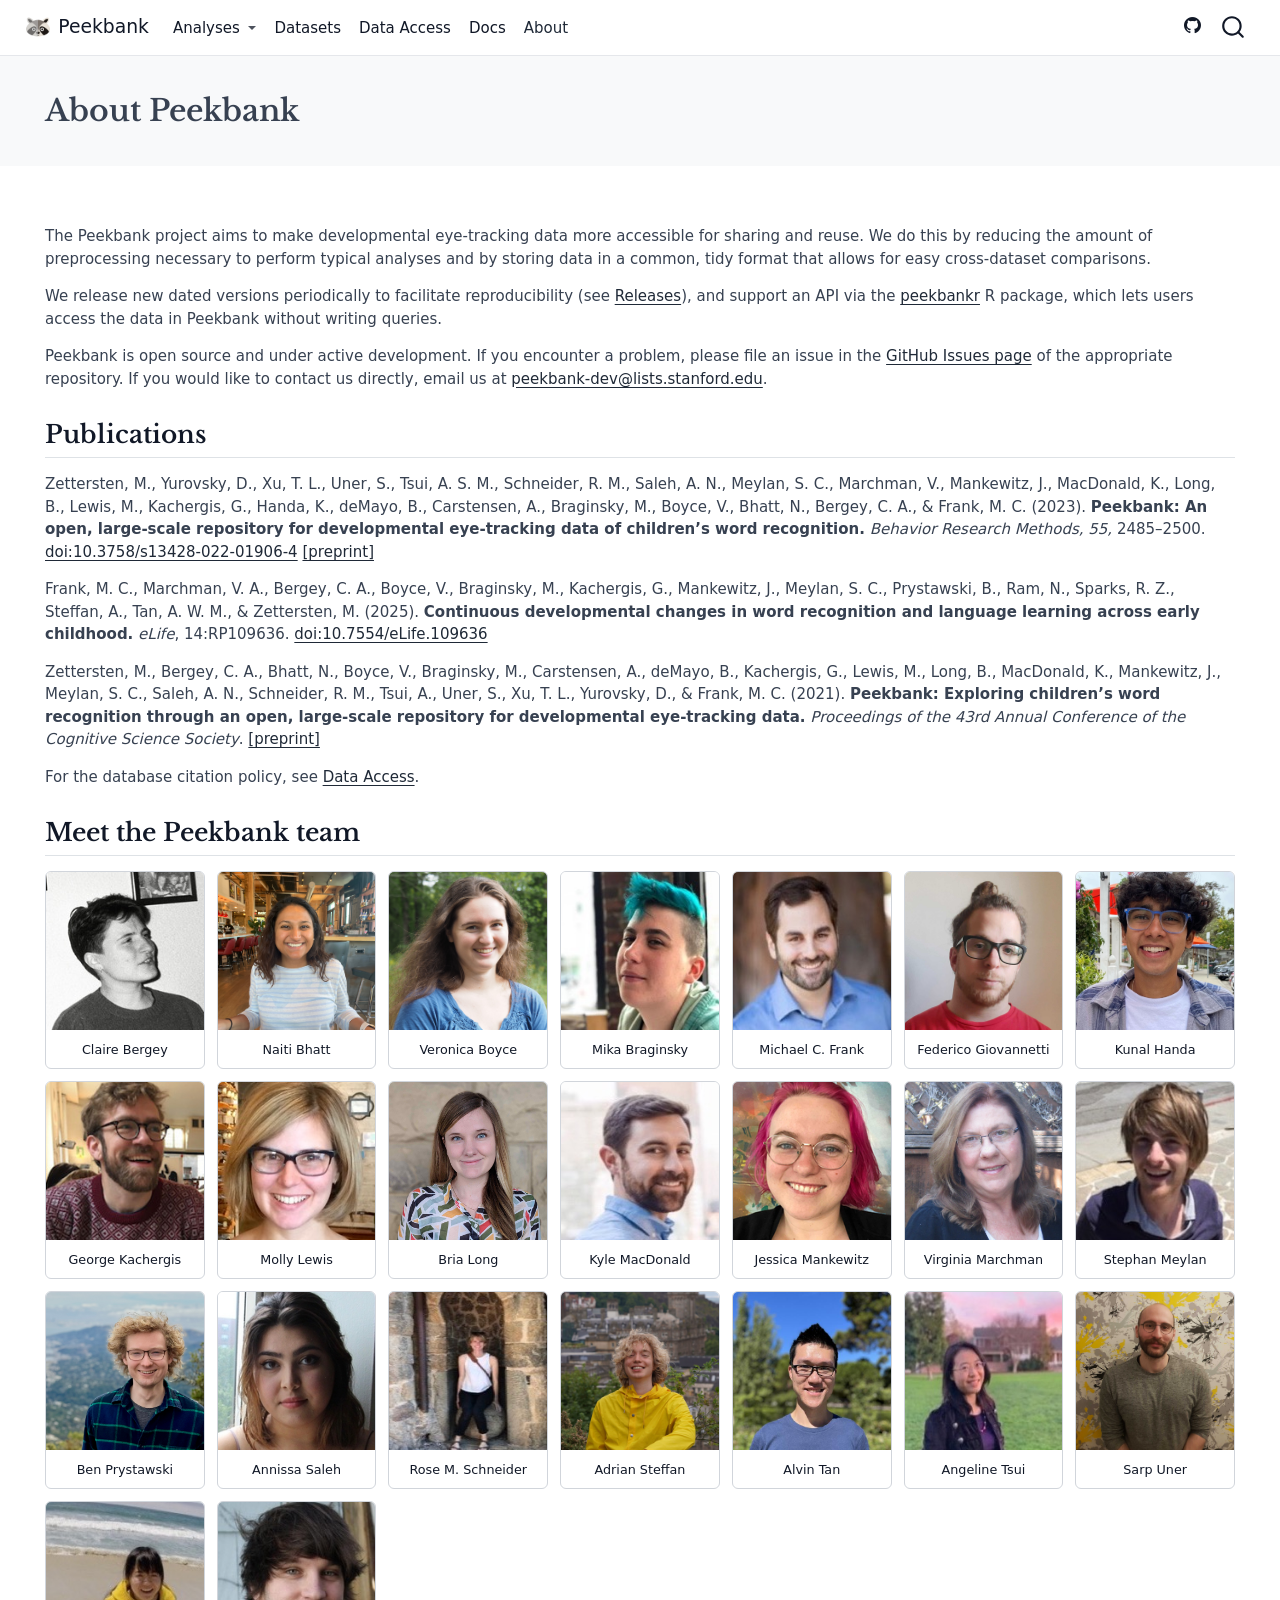
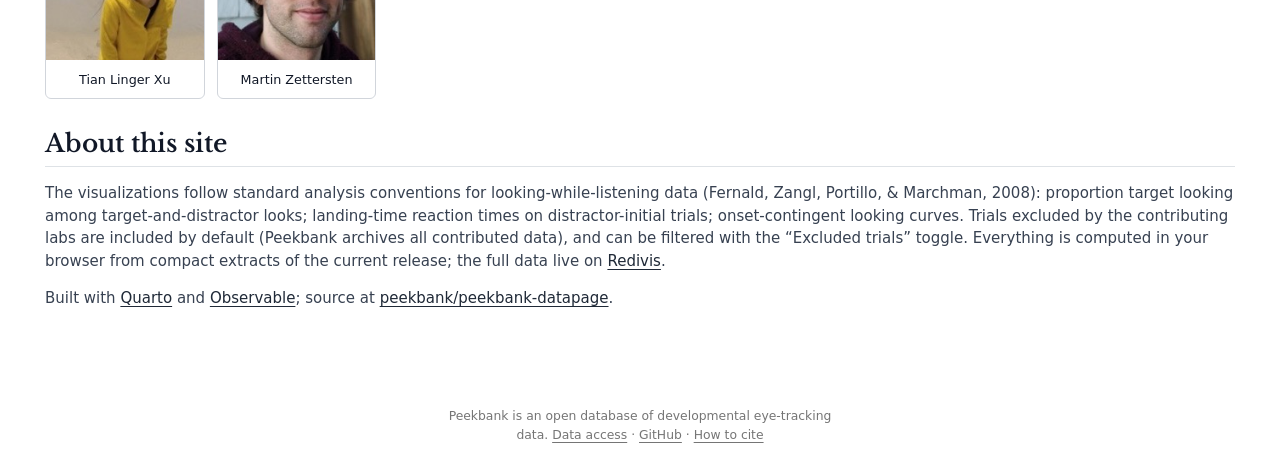
<file: about.html>
<!DOCTYPE html>
<html xmlns="http://www.w3.org/1999/xhtml" lang="en" xml:lang="en"><head>

<meta charset="utf-8">
<meta name="generator" content="quarto-1.10.18">

<meta name="viewport" content="width=device-width, initial-scale=1.0, user-scalable=yes">


<title>Peekbank | About – Peekbank</title>
<style>
/* Default styles provided by pandoc.
** See https://pandoc.org/MANUAL.html#variables-for-html for config info.
*/
span.smallcaps{font-variant: small-caps;}
div.columns{display: flex; gap: 1.5em;}
div.column{flex: auto;}
@media screen {
div.columns{gap: min(4vw, 1.5em);}
div.column{overflow-x: auto;}
}
div.hanging-indent{margin-left: 1.5em; text-indent: -1.5em;}
ul.task-list{list-style: none;}
ul.task-list li input[type="checkbox"] {
  width: 0.8em;
  margin: 0 0.8em 0.2em -1em; /* quarto-specific, see https://github.com/quarto-dev/quarto-cli/issues/4556 */ 
  vertical-align: middle;
}
/* CSS for syntax highlighting */
html { -webkit-text-size-adjust: 100%; }
pre > code.sourceCode { white-space: pre; position: relative; }
pre > code.sourceCode > span { display: inline-block; line-height: 1.25; }
pre > code.sourceCode > span:empty { height: 1.2em; }
.sourceCode { overflow: visible; }
code.sourceCode > span { color: inherit; text-decoration: inherit; }
div.sourceCode { margin: 1em 0; }
pre.sourceCode { margin: 0; }
@media screen {
div.sourceCode { overflow: auto; }
}
@media print {
pre > code.sourceCode { white-space: pre-wrap; }
pre > code.sourceCode > span { text-indent: -5em; padding-left: 5em; }
}
pre.numberSource code
  { counter-reset: source-line 0; }
pre.numberSource code > span
  { position: relative; left: -4em; counter-increment: source-line; }
pre.numberSource code > span > a:first-child::before
  { content: counter(source-line);
    position: relative; left: -1em; text-align: right; vertical-align: baseline;
    border: none; display: inline-block;
    -webkit-touch-callout: none; -webkit-user-select: none;
    -khtml-user-select: none; -moz-user-select: none;
    -ms-user-select: none; user-select: none;
    padding: 0 4px; width: 4em;
  }
pre.numberSource { margin-left: 3em;  padding-left: 4px; }
div.sourceCode
  {   }
@media screen {
pre > code.sourceCode > span > a:first-child::before { text-decoration: underline; }
}
</style>


<script src="site_libs/quarto-nav/quarto-nav.js"></script>
<script src="site_libs/quarto-nav/headroom.min.js"></script>
<script src="site_libs/clipboard/clipboard.min.js"></script>
<script src="site_libs/quarto-search/autocomplete.umd.js"></script>
<script src="site_libs/quarto-search/fuse.min.js"></script>
<script src="site_libs/quarto-search/quarto-search.js"></script>
<meta name="quarto:offset" content="./">
<link href="./images/favicon-32x32.png" rel="icon" type="image/png">
<script src="site_libs/quarto-html/quarto.js" type="module"></script>
<script src="site_libs/quarto-html/tabsets/tabsets.js" type="module"></script>
<script src="site_libs/quarto-html/popper.min.js"></script>
<script src="site_libs/quarto-html/tippy.umd.min.js"></script>
<script src="site_libs/quarto-html/anchor.min.js"></script>
<link href="site_libs/quarto-html/tippy.css" rel="stylesheet">
<link href="site_libs/quarto-html/quarto-syntax-highlighting-64a204ab8560d761af7679ceaba22944.css" rel="stylesheet" id="quarto-text-highlighting-styles">
<script src="site_libs/bootstrap/bootstrap.min.js"></script>
<link href="site_libs/bootstrap/bootstrap-icons.css" rel="stylesheet">
<link href="site_libs/bootstrap/bootstrap-878aac1eeabd5fb71331b39493f69da1.min.css" rel="stylesheet" append-hash="true" id="quarto-bootstrap" data-mode="light">
<script id="quarto-search-options" type="application/json">{
  "location": "navbar",
  "copy-button": false,
  "collapse-after": 3,
  "panel-placement": "end",
  "type": "overlay",
  "limit": 50,
  "keyboard-shortcut": [
    "f",
    "/",
    "s"
  ],
  "show-item-context": false,
  "language": {
    "search-no-results-text": "No results",
    "search-matching-documents-text": "matching documents",
    "search-copy-link-title": "Copy link to search",
    "search-hide-matches-text": "Hide additional matches",
    "search-more-match-text": "more match in this document",
    "search-more-matches-text": "more matches in this document",
    "search-clear-button-title": "Clear",
    "search-text-placeholder": "",
    "search-detached-cancel-button-title": "Cancel",
    "search-submit-button-title": "Submit",
    "search-label": "Search"
  }
}</script>
<style>

      .quarto-title-block .quarto-title-banner h1,
      .quarto-title-block .quarto-title-banner h2,
      .quarto-title-block .quarto-title-banner h3,
      .quarto-title-block .quarto-title-banner h4,
      .quarto-title-block .quarto-title-banner h5,
      .quarto-title-block .quarto-title-banner h6
      {
        color: var(--bs-body-color);
      }

      .quarto-title-block .quarto-title-banner {
        color: var(--bs-body-color);
background: var(--bs-light);
      }
</style>
<script>
  // when framed (e.g. embedded in the Astro docs site), hide site chrome so
  // only the explorer shows; same-origin embedding is used by the
  // peekbank-website "Analyses" pages
  if (window.self !== window.top) {
    document.documentElement.classList.add("pb-embedded");
  }
</script>
<style>
  .pb-embedded .navbar,
  .pb-embedded .nav-footer,
  .pb-embedded #quarto-header { display: none !important; }
  .pb-embedded #quarto-content { padding-top: 0 !important; }
  .pb-embedded .quarto-title-block { margin-top: 0.5rem; }
</style>
<script type="module" src="site_libs/quarto-ojs/quarto-ojs-runtime.js"></script>
<link href="site_libs/quarto-ojs/quarto-ojs.css" rel="stylesheet">


</head>

<body class="nav-fixed fullcontent quarto-light">

<div id="quarto-search-results"></div>
  <header id="quarto-header" class="headroom fixed-top quarto-banner">
    <nav class="navbar navbar-expand-lg " data-bs-theme="dark">
      <div class="navbar-container container-fluid">
      <div class="navbar-brand-container mx-auto">
    <a href="./index.html" class="navbar-brand navbar-brand-logo">
    <img src="./images/raccoon.png" alt="Peekbank raccoon logo" class="navbar-logo light-content">
    <img src="./images/raccoon.png" alt="Peekbank raccoon logo" class="navbar-logo dark-content">
    </a>
    <a class="navbar-brand" href="./index.html">
    <span class="navbar-title">Peekbank</span>
    </a>
  </div>
            <div id="quarto-search" class="" title="Search"></div>
          <button class="navbar-toggler" type="button" data-bs-toggle="collapse" data-bs-target="#navbarCollapse" aria-controls="navbarCollapse" role="menu" aria-expanded="false" aria-label="Toggle navigation" onclick="if (window.quartoToggleHeadroom) { window.quartoToggleHeadroom(); }">
  <span class="navbar-toggler-icon"></span>
</button>
          <div class="collapse navbar-collapse" id="navbarCollapse">
            <ul class="navbar-nav navbar-nav-scroll me-auto">
  <li class="nav-item dropdown ">
    <a class="nav-link dropdown-toggle" href="#" id="nav-menu-analyses" role="link" data-bs-toggle="dropdown" aria-expanded="false">
 <span class="menu-text">Analyses</span>
    </a>
    <ul class="dropdown-menu" aria-labelledby="nav-menu-analyses">    
        <li>
    <a class="dropdown-item" href="./accuracy.html">
 <span class="dropdown-text">Accuracy Explorer</span></a>
  </li>  
        <li>
    <a class="dropdown-item" href="./rt.html">
 <span class="dropdown-text">Reaction Time Explorer</span></a>
  </li>  
        <li>
    <a class="dropdown-item" href="./longitudinal.html">
 <span class="dropdown-text">Longitudinal Explorer</span></a>
  </li>  
        <li>
    <a class="dropdown-item" href="./cdi.html">
 <span class="dropdown-text">CDI Relationships</span></a>
  </li>  
        <li>
    <a class="dropdown-item" href="./items.html">
 <span class="dropdown-text">Items Explorer</span></a>
  </li>  
        <li>
    <a class="dropdown-item" href="./reliability.html">
 <span class="dropdown-text">Reliability Explorer</span></a>
  </li>  
    </ul>
  </li>
  <li class="nav-item">
    <a class="nav-link" href="./datasets.html"> 
<span class="menu-text">Datasets</span></a>
  </li>  
  <li class="nav-item">
    <a class="nav-link" href="./dataaccess.html"> 
<span class="menu-text">Data Access</span></a>
  </li>  
  <li class="nav-item">
    <a class="nav-link" href="./docs.html"> 
<span class="menu-text">Docs</span></a>
  </li>  
  <li class="nav-item">
    <a class="nav-link active" href="./about.html" aria-current="page"> 
<span class="menu-text">About</span></a>
  </li>  
</ul>
            <ul class="navbar-nav navbar-nav-scroll ms-auto">
  <li class="nav-item compact">
    <a class="nav-link" href="https://github.com/peekbank"> <i class="bi bi-github" role="img" aria-label="GitHub">
</i> 
<span class="menu-text"></span></a>
  </li>  
</ul>
          </div> <!-- /navcollapse -->
            <div class="quarto-navbar-tools">
</div>
      </div> <!-- /container-fluid -->
    </nav>
</header>
<!-- content -->
<header id="title-block-header" class="quarto-title-block default page-columns page-full">
  <div class="quarto-title-banner page-columns page-full">
    <div class="quarto-title column-body">
      <h1 class="title">About Peekbank</h1>
                      </div>
  </div>
    
  
  <div class="quarto-title-meta">

      
    
      
    </div>
    
  
  </header><div id="quarto-content" class="quarto-container page-columns page-rows-contents page-layout-article page-navbar">
<!-- sidebar -->
<!-- margin-sidebar -->
    
<!-- main -->
<main class="content quarto-banner-title-block" id="quarto-document-content">





<p>The Peekbank project aims to make developmental eye-tracking data more accessible for sharing and reuse. We do this by reducing the amount of preprocessing necessary to perform typical analyses and by storing data in a common, tidy format that allows for easy cross-dataset comparisons.</p>
<p>We release new dated versions periodically to facilitate reproducibility (see <a href="docs.html#releases">Releases</a>), and support an API via the <a href="https://peekbank.github.io/peekbankr/">peekbankr</a> R package, which lets users access the data in Peekbank without writing queries.</p>
<p>Peekbank is open source and under active development. If you encounter a problem, please file an issue in the <a href="https://github.com/peekbank">GitHub Issues page</a> of the appropriate repository. If you would like to contact us directly, email us at <a href="mailto:peekbank-dev@lists.stanford.edu">peekbank-dev@lists.stanford.edu</a>.</p>
<section id="publications" class="level2">
<h2 class="anchored" data-anchor-id="publications">Publications</h2>
<p>Zettersten, M., Yurovsky, D., Xu, T. L., Uner, S., Tsui, A. S. M., Schneider, R. M., Saleh, A. N., Meylan, S. C., Marchman, V., Mankewitz, J., MacDonald, K., Long, B., Lewis, M., Kachergis, G., Handa, K., deMayo, B., Carstensen, A., Braginsky, M., Boyce, V., Bhatt, N., Bergey, C. A., &amp; Frank, M. C. (2023). <strong>Peekbank: An open, large-scale repository for developmental eye-tracking data of children’s word recognition.</strong> <em>Behavior Research Methods, 55,</em> 2485–2500. <a href="https://doi.org/10.3758/s13428-022-01906-4">doi:10.3758/s13428-022-01906-4</a> <a href="https://psyarxiv.com/tgnzv">[preprint]</a></p>
<p>Frank, M. C., Marchman, V. A., Bergey, C. A., Boyce, V., Braginsky, M., Kachergis, G., Mankewitz, J., Meylan, S. C., Prystawski, B., Ram, N., Sparks, R. Z., Steffan, A., Tan, A. W. M., &amp; Zettersten, M. (2025). <strong>Continuous developmental changes in word recognition and language learning across early childhood.</strong> <em>eLife</em>, 14:RP109636. <a href="https://doi.org/10.7554/eLife.109636">doi:10.7554/eLife.109636</a></p>
<p>Zettersten, M., Bergey, C. A., Bhatt, N., Boyce, V., Braginsky, M., Carstensen, A., deMayo, B., Kachergis, G., Lewis, M., Long, B., MacDonald, K., Mankewitz, J., Meylan, S. C., Saleh, A. N., Schneider, R. M., Tsui, A., Uner, S., Xu, T. L., Yurovsky, D., &amp; Frank, M. C. (2021). <strong>Peekbank: Exploring children’s word recognition through an open, large-scale repository for developmental eye-tracking data.</strong> <em>Proceedings of the 43rd Annual Conference of the Cognitive Science Society</em>. <a href="https://psyarxiv.com/ep693/">[preprint]</a></p>
<p>For the database citation policy, see <a href="dataaccess.html#citation">Data Access</a>.</p>
</section>
<section id="meet-the-peekbank-team" class="level2">
<h2 class="anchored" data-anchor-id="meet-the-peekbank-team">Meet the Peekbank team</h2>
<div class="cell">
<div class="code-copy-outer-scaffold"><div class="sourceCode cell-code hidden" id="cb1" data-startfrom="56" data-source-offset="-0"><pre class="sourceCode js code-with-copy"><code class="sourceCode javascript" style="counter-reset: source-line 55;"><span id="cb1-56"><a href="#cb1-56" aria-hidden="true" tabindex="-1"></a>teamMembers <span class="op">=</span> [</span>
<span id="cb1-57"><a href="#cb1-57" aria-hidden="true" tabindex="-1"></a>  { <span class="dt">name</span><span class="op">:</span> <span class="st">"Claire Bergey"</span><span class="op">,</span> <span class="dt">image</span><span class="op">:</span> <span class="st">"claire.jpg"</span><span class="op">,</span> <span class="dt">link</span><span class="op">:</span> <span class="st">"https://github.com/cbergey"</span> }<span class="op">,</span></span>
<span id="cb1-58"><a href="#cb1-58" aria-hidden="true" tabindex="-1"></a>  { <span class="dt">name</span><span class="op">:</span> <span class="st">"Naiti Bhatt"</span><span class="op">,</span> <span class="dt">image</span><span class="op">:</span> <span class="st">"naiti.jpeg"</span> }<span class="op">,</span></span>
<span id="cb1-59"><a href="#cb1-59" aria-hidden="true" tabindex="-1"></a>  { <span class="dt">name</span><span class="op">:</span> <span class="st">"Veronica Boyce"</span><span class="op">,</span> <span class="dt">image</span><span class="op">:</span> <span class="st">"vboyce.jpg"</span><span class="op">,</span> <span class="dt">link</span><span class="op">:</span> <span class="st">"https://vboyce.github.io/"</span> }<span class="op">,</span></span>
<span id="cb1-60"><a href="#cb1-60" aria-hidden="true" tabindex="-1"></a>  { <span class="dt">name</span><span class="op">:</span> <span class="st">"Mika Braginsky"</span><span class="op">,</span> <span class="dt">image</span><span class="op">:</span> <span class="st">"mika.jpeg"</span><span class="op">,</span> <span class="dt">link</span><span class="op">:</span> <span class="st">"https://mikabr.io/"</span> }<span class="op">,</span></span>
<span id="cb1-61"><a href="#cb1-61" aria-hidden="true" tabindex="-1"></a>  { <span class="dt">name</span><span class="op">:</span> <span class="st">"Michael C. Frank"</span><span class="op">,</span> <span class="dt">image</span><span class="op">:</span> <span class="st">"mike.jpg"</span><span class="op">,</span> <span class="dt">link</span><span class="op">:</span> <span class="st">"https://web.stanford.edu/~mcfrank/"</span> }<span class="op">,</span></span>
<span id="cb1-62"><a href="#cb1-62" aria-hidden="true" tabindex="-1"></a>  { <span class="dt">name</span><span class="op">:</span> <span class="st">"Federico Giovannetti"</span><span class="op">,</span> <span class="dt">image</span><span class="op">:</span> <span class="st">"fede.jpg"</span><span class="op">,</span> <span class="dt">link</span><span class="op">:</span> <span class="st">"https://fedegiovannetti.github.io/en/"</span> }<span class="op">,</span></span>
<span id="cb1-63"><a href="#cb1-63" aria-hidden="true" tabindex="-1"></a>  { <span class="dt">name</span><span class="op">:</span> <span class="st">"Kunal Handa"</span><span class="op">,</span> <span class="dt">image</span><span class="op">:</span> <span class="st">"kunal.jpg"</span> }<span class="op">,</span></span>
<span id="cb1-64"><a href="#cb1-64" aria-hidden="true" tabindex="-1"></a>  { <span class="dt">name</span><span class="op">:</span> <span class="st">"George Kachergis"</span><span class="op">,</span> <span class="dt">image</span><span class="op">:</span> <span class="st">"george.jpg"</span><span class="op">,</span> <span class="dt">link</span><span class="op">:</span> <span class="st">"http://www.kachergis.com/"</span> }<span class="op">,</span></span>
<span id="cb1-65"><a href="#cb1-65" aria-hidden="true" tabindex="-1"></a>  { <span class="dt">name</span><span class="op">:</span> <span class="st">"Molly Lewis"</span><span class="op">,</span> <span class="dt">image</span><span class="op">:</span> <span class="st">"molly.jpg"</span><span class="op">,</span> <span class="dt">link</span><span class="op">:</span> <span class="st">"http://www.andrew.cmu.edu/user/mollylew/"</span> }<span class="op">,</span></span>
<span id="cb1-66"><a href="#cb1-66" aria-hidden="true" tabindex="-1"></a>  { <span class="dt">name</span><span class="op">:</span> <span class="st">"Bria Long"</span><span class="op">,</span> <span class="dt">image</span><span class="op">:</span> <span class="st">"bria.jpg"</span><span class="op">,</span> <span class="dt">link</span><span class="op">:</span> <span class="st">"https://www.brialong.com/"</span> }<span class="op">,</span></span>
<span id="cb1-67"><a href="#cb1-67" aria-hidden="true" tabindex="-1"></a>  { <span class="dt">name</span><span class="op">:</span> <span class="st">"Kyle MacDonald"</span><span class="op">,</span> <span class="dt">image</span><span class="op">:</span> <span class="st">"km_2018.jpg"</span><span class="op">,</span> <span class="dt">link</span><span class="op">:</span> <span class="st">"https://kemacdonald.com"</span> }<span class="op">,</span></span>
<span id="cb1-68"><a href="#cb1-68" aria-hidden="true" tabindex="-1"></a>  { <span class="dt">name</span><span class="op">:</span> <span class="st">"Jessica Mankewitz"</span><span class="op">,</span> <span class="dt">image</span><span class="op">:</span> <span class="st">"jess.jpg"</span><span class="op">,</span> <span class="dt">link</span><span class="op">:</span> <span class="st">"https://github.com/JMankewitz"</span> }<span class="op">,</span></span>
<span id="cb1-69"><a href="#cb1-69" aria-hidden="true" tabindex="-1"></a>  { <span class="dt">name</span><span class="op">:</span> <span class="st">"Virginia Marchman"</span><span class="op">,</span> <span class="dt">image</span><span class="op">:</span> <span class="st">"virginia.jpg"</span><span class="op">,</span> <span class="dt">link</span><span class="op">:</span> <span class="st">"https://profiles.stanford.edu/virginia-marchman"</span> }<span class="op">,</span></span>
<span id="cb1-70"><a href="#cb1-70" aria-hidden="true" tabindex="-1"></a>  { <span class="dt">name</span><span class="op">:</span> <span class="st">"Stephan Meylan"</span><span class="op">,</span> <span class="dt">image</span><span class="op">:</span> <span class="st">"stephan.jpg"</span><span class="op">,</span> <span class="dt">link</span><span class="op">:</span> <span class="st">"https://stephanmeylan.com/"</span> }<span class="op">,</span></span>
<span id="cb1-71"><a href="#cb1-71" aria-hidden="true" tabindex="-1"></a>  { <span class="dt">name</span><span class="op">:</span> <span class="st">"Ben Prystawski"</span><span class="op">,</span> <span class="dt">image</span><span class="op">:</span> <span class="st">"ben.jpg"</span><span class="op">,</span> <span class="dt">link</span><span class="op">:</span> <span class="st">"https://benprystawski.com/"</span> }<span class="op">,</span></span>
<span id="cb1-72"><a href="#cb1-72" aria-hidden="true" tabindex="-1"></a>  { <span class="dt">name</span><span class="op">:</span> <span class="st">"Annissa Saleh"</span><span class="op">,</span> <span class="dt">image</span><span class="op">:</span> <span class="st">"annissa.jpg"</span> }<span class="op">,</span></span>
<span id="cb1-73"><a href="#cb1-73" aria-hidden="true" tabindex="-1"></a>  { <span class="dt">name</span><span class="op">:</span> <span class="st">"Rose M. Schneider"</span><span class="op">,</span> <span class="dt">image</span><span class="op">:</span> <span class="st">"rose.jpeg"</span><span class="op">,</span> <span class="dt">link</span><span class="op">:</span> <span class="st">"https://rosemschneider.github.io/"</span> }<span class="op">,</span></span>
<span id="cb1-74"><a href="#cb1-74" aria-hidden="true" tabindex="-1"></a>  { <span class="dt">name</span><span class="op">:</span> <span class="st">"Adrian Steffan"</span><span class="op">,</span> <span class="dt">image</span><span class="op">:</span> <span class="st">"adrian.jpg"</span><span class="op">,</span> <span class="dt">link</span><span class="op">:</span> <span class="st">"https://adriansteffan.com"</span> }<span class="op">,</span></span>
<span id="cb1-75"><a href="#cb1-75" aria-hidden="true" tabindex="-1"></a>  { <span class="dt">name</span><span class="op">:</span> <span class="st">"Alvin Tan"</span><span class="op">,</span> <span class="dt">image</span><span class="op">:</span> <span class="st">"alvin.jpeg"</span><span class="op">,</span> <span class="dt">link</span><span class="op">:</span> <span class="st">"https://alvinwmtan.github.io/"</span> }<span class="op">,</span></span>
<span id="cb1-76"><a href="#cb1-76" aria-hidden="true" tabindex="-1"></a>  { <span class="dt">name</span><span class="op">:</span> <span class="st">"Angeline Tsui"</span><span class="op">,</span> <span class="dt">image</span><span class="op">:</span> <span class="st">"angeline.jpg"</span><span class="op">,</span> <span class="dt">link</span><span class="op">:</span> <span class="st">"https://angelinetsui.github.io/"</span> }<span class="op">,</span></span>
<span id="cb1-77"><a href="#cb1-77" aria-hidden="true" tabindex="-1"></a>  { <span class="dt">name</span><span class="op">:</span> <span class="st">"Sarp Uner"</span><span class="op">,</span> <span class="dt">image</span><span class="op">:</span> <span class="st">"sarp.jpg"</span> }<span class="op">,</span></span>
<span id="cb1-78"><a href="#cb1-78" aria-hidden="true" tabindex="-1"></a>  { <span class="dt">name</span><span class="op">:</span> <span class="st">"Tian Linger Xu"</span><span class="op">,</span> <span class="dt">image</span><span class="op">:</span> <span class="st">"linger.jpg"</span><span class="op">,</span> <span class="dt">link</span><span class="op">:</span> <span class="st">"http://homes.sice.indiana.edu/txu/"</span> }<span class="op">,</span></span>
<span id="cb1-79"><a href="#cb1-79" aria-hidden="true" tabindex="-1"></a>  { <span class="dt">name</span><span class="op">:</span> <span class="st">"Martin Zettersten"</span><span class="op">,</span> <span class="dt">image</span><span class="op">:</span> <span class="st">"martin.jpeg"</span><span class="op">,</span> <span class="dt">link</span><span class="op">:</span> <span class="st">"https://mzettersten.github.io/"</span> }<span class="op">,</span></span>
<span id="cb1-80"><a href="#cb1-80" aria-hidden="true" tabindex="-1"></a>]</span>
<span id="cb1-81"><a href="#cb1-81" aria-hidden="true" tabindex="-1"></a></span>
<span id="cb1-82"><a href="#cb1-82" aria-hidden="true" tabindex="-1"></a><span class="fu">html</span><span class="vs">`&lt;div class="pb-team-grid"&gt;</span><span class="sc">${</span>teamMembers<span class="op">.</span><span class="fu">map</span>((m) <span class="kw">=&gt;</span> {</span>
<span id="cb1-83"><a href="#cb1-83" aria-hidden="true" tabindex="-1"></a>  <span class="kw">const</span> card <span class="op">=</span> <span class="fu">html</span><span class="vs">`&lt;img src="images/people/</span><span class="sc">${</span>m<span class="op">.</span><span class="at">image</span><span class="sc">}</span><span class="vs">" alt="</span><span class="sc">${</span>m<span class="op">.</span><span class="at">name</span><span class="sc">}</span><span class="vs">" loading="lazy"&gt;</span></span>
<span id="cb1-84"><a href="#cb1-84" aria-hidden="true" tabindex="-1"></a><span class="vs">    &lt;div class="pb-team-name"&gt;</span><span class="sc">${</span>m<span class="op">.</span><span class="at">name</span><span class="sc">}</span><span class="vs">&lt;/div&gt;`</span><span class="op">;</span></span>
<span id="cb1-85"><a href="#cb1-85" aria-hidden="true" tabindex="-1"></a>  <span class="cf">return</span> m<span class="op">.</span><span class="at">link</span></span>
<span id="cb1-86"><a href="#cb1-86" aria-hidden="true" tabindex="-1"></a>    <span class="op">?</span> <span class="fu">html</span><span class="vs">`&lt;a class="pb-team-card" href="</span><span class="sc">${</span>m<span class="op">.</span><span class="at">link</span><span class="sc">}</span><span class="vs">" target="_blank" rel="noopener"&gt;</span><span class="sc">${</span>card<span class="sc">}</span><span class="vs">&lt;/a&gt;`</span></span>
<span id="cb1-87"><a href="#cb1-87" aria-hidden="true" tabindex="-1"></a>    <span class="op">:</span> <span class="fu">html</span><span class="vs">`&lt;div class="pb-team-card"&gt;</span><span class="sc">${</span>card<span class="sc">}</span><span class="vs">&lt;/div&gt;`</span><span class="op">;</span></span>
<span id="cb1-88"><a href="#cb1-88" aria-hidden="true" tabindex="-1"></a>})<span class="sc">}</span><span class="vs">&lt;/div&gt;`</span></span></code></pre></div><button title="Copy to Clipboard" class="code-copy-button"><i class="bi"></i></button></div>
<div class="cell-output cell-output-display">
<div>
<div id="ojs-cell-1-1" data-nodetype="declaration">

</div>
</div>
</div>
<div class="cell-output cell-output-display">
<div>
<div id="ojs-cell-1-2" data-nodetype="expression">

</div>
</div>
</div>
</div>
</section>
<section id="about-this-site" class="level2">
<h2 class="anchored" data-anchor-id="about-this-site">About this site</h2>
<p>The visualizations follow standard analysis conventions for looking-while-listening data (Fernald, Zangl, Portillo, &amp; Marchman, 2008): proportion target looking among target-and-distractor looks; landing-time reaction times on distractor-initial trials; onset-contingent looking curves. Trials excluded by the contributing labs are included by default (Peekbank archives all contributed data), and can be filtered with the “Excluded trials” toggle. Everything is computed in your browser from compact extracts of the current release; the full data live on <a href="https://stanford.redivis.com/datasets/a3v0-3drqa89kg">Redivis</a>.</p>
<p>Built with <a href="https://quarto.org">Quarto</a> and <a href="https://observablehq.com/plot/">Observable</a>; source at <a href="https://github.com/peekbank/peekbank-datapage">peekbank/peekbank-datapage</a>.</p>


</section>

</main> <!-- /main -->
<script type="ojs-module-contents">
[base64]
</script>
<script type="module">
if (window.location.protocol === "file:") { alert("The OJS runtime does not work with file:// URLs. Please use a web server to view this document."); }
window._ojs.paths.runtimeToDoc = "../..";
window._ojs.paths.runtimeToRoot = "../..";
window._ojs.paths.docToRoot = "";
window._ojs.selfContained = false;
window._ojs.runtime.interpretFromScriptTags();
</script>
<script id="quarto-html-after-body" type="application/javascript">
  window.document.addEventListener("DOMContentLoaded", function (event) {
    const icon = "";
    const anchorJS = new window.AnchorJS();
    anchorJS.options = {
      placement: 'right',
      icon: icon
    };
    anchorJS.add('.anchored');
    const isCodeAnnotation = (el) => {
      for (const clz of el.classList) {
        if (clz.startsWith('code-annotation-')) {                     
          return true;
        }
      }
      return false;
    }
    const onCopySuccess = function(e) {
      // button target
      const button = e.trigger;
      // don't keep focus
      button.blur();
      // flash "checked"
      button.classList.add('code-copy-button-checked');
      var currentTitle = button.getAttribute("title");
      button.setAttribute("title", "Copied!");
      let tooltip;
      if (window.bootstrap) {
        button.setAttribute("data-bs-toggle", "tooltip");
        button.setAttribute("data-bs-placement", "left");
        button.setAttribute("data-bs-title", "Copied!");
        tooltip = new bootstrap.Tooltip(button, 
          { trigger: "manual", 
            customClass: "code-copy-button-tooltip",
            offset: [0, -8]});
        tooltip.show();    
      }
      setTimeout(function() {
        if (tooltip) {
          tooltip.hide();
          button.removeAttribute("data-bs-title");
          button.removeAttribute("data-bs-toggle");
          button.removeAttribute("data-bs-placement");
        }
        button.setAttribute("title", currentTitle);
        button.classList.remove('code-copy-button-checked');
      }, 1000);
      // clear code selection
      e.clearSelection();
    }
    const getTextToCopy = function(trigger) {
      const outerScaffold = trigger.parentElement.cloneNode(true);
      const codeEl = outerScaffold.querySelector('code');
      for (const childEl of codeEl.children) {
        if (isCodeAnnotation(childEl)) {
          childEl.remove();
        }
      }
      return codeEl.innerText;
    }
    const clipboard = new window.ClipboardJS('.code-copy-button:not([data-in-quarto-modal])', {
      text: getTextToCopy
    });
    clipboard.on('success', onCopySuccess);
    if (window.document.getElementById('quarto-embedded-source-code-modal')) {
      const clipboardModal = new window.ClipboardJS('.code-copy-button[data-in-quarto-modal]', {
        text: getTextToCopy,
        container: window.document.getElementById('quarto-embedded-source-code-modal')
      });
      clipboardModal.on('success', onCopySuccess);
    }
      var localhostRegex = new RegExp(/^(?:http|https):\/\/localhost\:?[0-9]*\//);
      var mailtoRegex = new RegExp(/^mailto:/);
        var filterRegex = new RegExp("https:\/\/peekbank\.github\.io\/peekbank-datapage\/");
      var isInternal = (href) => {
          return filterRegex.test(href) || localhostRegex.test(href) || mailtoRegex.test(href);
      }
      // Inspect non-navigation links and adorn them if external
     var links = window.document.querySelectorAll('a[href]:not(.nav-link):not(.navbar-brand):not(.toc-action):not(.sidebar-link):not(.sidebar-item-toggle):not(.pagination-link):not(.no-external):not([aria-hidden]):not(.dropdown-item):not(.quarto-navigation-tool):not(.about-link)');
      for (var i=0; i<links.length; i++) {
        const link = links[i];
        if (!isInternal(link.href)) {
          // undo the damage that might have been done by quarto-nav.js in the case of
          // links that we want to consider external
          if (link.dataset.originalHref !== undefined) {
            link.href = link.dataset.originalHref;
          }
        }
      }
    function tippyHover(el, contentFn, onTriggerFn, onUntriggerFn) {
      const config = {
        allowHTML: true,
        maxWidth: 500,
        delay: 100,
        arrow: false,
        appendTo: function(el) {
            return el.parentElement;
        },
        interactive: true,
        interactiveBorder: 10,
        theme: 'quarto',
        placement: 'bottom-start',
      };
      if (contentFn) {
        config.content = contentFn;
      }
      if (onTriggerFn) {
        config.onTrigger = onTriggerFn;
      }
      if (onUntriggerFn) {
        config.onUntrigger = onUntriggerFn;
      }
      window.tippy(el, config); 
    }
    const noterefs = window.document.querySelectorAll('a[role="doc-noteref"]');
    for (var i=0; i<noterefs.length; i++) {
      const ref = noterefs[i];
      tippyHover(ref, function() {
        // use id or data attribute instead here
        let href = ref.getAttribute('data-footnote-href') || ref.getAttribute('href');
        try { href = new URL(href).hash; } catch {}
        const id = href.replace(/^#\/?/, "");
        const note = window.document.getElementById(id);
        if (note) {
          return note.innerHTML;
        } else {
          return "";
        }
      });
    }
    const xrefs = window.document.querySelectorAll('a.quarto-xref');
    const processXRef = (id, note) => {
      // Strip column container classes
      const stripColumnClz = (el) => {
        el.classList.remove("page-full", "page-columns");
        if (el.children) {
          for (const child of el.children) {
            stripColumnClz(child);
          }
        }
      }
      stripColumnClz(note)
      if (id === null || id.startsWith('sec-')) {
        // Special case sections, only their first couple elements
        const container = document.createElement("div");
        if (note.children && note.children.length > 2) {
          container.appendChild(note.children[0].cloneNode(true));
          for (let i = 1; i < note.children.length; i++) {
            const child = note.children[i];
            if (child.tagName === "P" && child.innerText === "") {
              continue;
            } else {
              container.appendChild(child.cloneNode(true));
              break;
            }
          }
          if (window.Quarto?.typesetMath) {
            window.Quarto.typesetMath(container);
          }
          return container.innerHTML
        } else {
          if (window.Quarto?.typesetMath) {
            window.Quarto.typesetMath(note);
          }
          return note.innerHTML;
        }
      } else {
        // Remove any anchor links if they are present
        const anchorLink = note.querySelector('a.anchorjs-link');
        if (anchorLink) {
          anchorLink.remove();
        }
        if (window.Quarto?.typesetMath) {
          window.Quarto.typesetMath(note);
        }
        if (note.classList.contains("callout")) {
          return note.outerHTML;
        } else {
          return note.innerHTML;
        }
      }
    }
    for (var i=0; i<xrefs.length; i++) {
      const xref = xrefs[i];
      tippyHover(xref, undefined, function(instance) {
        instance.disable();
        let url = xref.getAttribute('href');
        let hash = undefined; 
        if (url.startsWith('#')) {
          hash = url;
        } else {
          try { hash = new URL(url).hash; } catch {}
        }
        if (hash) {
          const id = hash.replace(/^#\/?/, "");
          const note = window.document.getElementById(id);
          if (note !== null) {
            try {
              const html = processXRef(id, note.cloneNode(true));
              instance.setContent(html);
            } finally {
              instance.enable();
              instance.show();
            }
          } else {
            // See if we can fetch this
            fetch(url.split('#')[0])
            .then(res => res.text())
            .then(html => {
              const parser = new DOMParser();
              const htmlDoc = parser.parseFromString(html, "text/html");
              const note = htmlDoc.getElementById(id);
              if (note !== null) {
                const html = processXRef(id, note);
                instance.setContent(html);
              } 
            }).finally(() => {
              instance.enable();
              instance.show();
            });
          }
        } else {
          // See if we can fetch a full url (with no hash to target)
          // This is a special case and we should probably do some content thinning / targeting
          fetch(url)
          .then(res => res.text())
          .then(html => {
            const parser = new DOMParser();
            const htmlDoc = parser.parseFromString(html, "text/html");
            const note = htmlDoc.querySelector('main.content');
            if (note !== null) {
              // This should only happen for chapter cross references
              // (since there is no id in the URL)
              // remove the first header
              if (note.children.length > 0 && note.children[0].tagName === "HEADER") {
                note.children[0].remove();
              }
              const html = processXRef(null, note);
              instance.setContent(html);
            } 
          }).finally(() => {
            instance.enable();
            instance.show();
          });
        }
      }, function(instance) {
      });
    }
        let selectedAnnoteEl;
        const selectorForAnnotation = ( cell, annotation) => {
          let cellAttr = 'data-code-cell="' + cell + '"';
          let lineAttr = 'data-code-annotation="' +  annotation + '"';
          const selector = 'span[' + cellAttr + '][' + lineAttr + ']';
          return selector;
        }
        const selectCodeLines = (annoteEl) => {
          const doc = window.document;
          const targetCell = annoteEl.getAttribute("data-target-cell");
          const targetAnnotation = annoteEl.getAttribute("data-target-annotation");
          const annoteSpan = window.document.querySelector(selectorForAnnotation(targetCell, targetAnnotation));
          const lines = annoteSpan.getAttribute("data-code-lines").split(",");
          const lineIds = lines.map((line) => {
            return targetCell + "-" + line;
          })
          let top = null;
          let height = null;
          let parent = null;
          if (lineIds.length > 0) {
              //compute the position of the single el (top and bottom and make a div)
              const el = window.document.getElementById(lineIds[0]);
              top = el.offsetTop;
              height = el.offsetHeight;
              parent = el.parentElement.parentElement;
            if (lineIds.length > 1) {
              const lastEl = window.document.getElementById(lineIds[lineIds.length - 1]);
              const bottom = lastEl.offsetTop + lastEl.offsetHeight;
              height = bottom - top;
            }
            if (top !== null && height !== null && parent !== null) {
              // cook up a div (if necessary) and position it 
              let div = window.document.getElementById("code-annotation-line-highlight");
              if (div === null) {
                div = window.document.createElement("div");
                div.setAttribute("id", "code-annotation-line-highlight");
                div.style.position = 'absolute';
                parent.appendChild(div);
              }
              div.style.top = top - 2 + "px";
              div.style.height = height + 4 + "px";
              div.style.left = 0;
              let gutterDiv = window.document.getElementById("code-annotation-line-highlight-gutter");
              if (gutterDiv === null) {
                gutterDiv = window.document.createElement("div");
                gutterDiv.setAttribute("id", "code-annotation-line-highlight-gutter");
                gutterDiv.style.position = 'absolute';
                const codeCell = window.document.getElementById(targetCell);
                const gutter = codeCell.querySelector('.code-annotation-gutter');
                gutter.appendChild(gutterDiv);
              }
              gutterDiv.style.top = top - 2 + "px";
              gutterDiv.style.height = height + 4 + "px";
            }
            selectedAnnoteEl = annoteEl;
          }
        };
        const unselectCodeLines = () => {
          const elementsIds = ["code-annotation-line-highlight", "code-annotation-line-highlight-gutter"];
          elementsIds.forEach((elId) => {
            const div = window.document.getElementById(elId);
            if (div) {
              div.remove();
            }
          });
          selectedAnnoteEl = undefined;
        };
          // Handle positioning of the toggle
      window.addEventListener(
        "resize",
        throttle(() => {
          elRect = undefined;
          if (selectedAnnoteEl) {
            selectCodeLines(selectedAnnoteEl);
          }
        }, 10)
      );
      function throttle(fn, ms) {
      let throttle = false;
      let timer;
        return (...args) => {
          if(!throttle) { // first call gets through
              fn.apply(this, args);
              throttle = true;
          } else { // all the others get throttled
              if(timer) clearTimeout(timer); // cancel #2
              timer = setTimeout(() => {
                fn.apply(this, args);
                timer = throttle = false;
              }, ms);
          }
        };
      }
        // Attach click handler to the DT
        const annoteDls = window.document.querySelectorAll('dt[data-target-cell]');
        for (const annoteDlNode of annoteDls) {
          annoteDlNode.addEventListener('click', (event) => {
            const clickedEl = event.target;
            if (clickedEl !== selectedAnnoteEl) {
              unselectCodeLines();
              const activeEl = window.document.querySelector('dt[data-target-cell].code-annotation-active');
              if (activeEl) {
                activeEl.classList.remove('code-annotation-active');
              }
              selectCodeLines(clickedEl);
              clickedEl.classList.add('code-annotation-active');
            } else {
              // Unselect the line
              unselectCodeLines();
              clickedEl.classList.remove('code-annotation-active');
            }
          });
        }
    const findCites = (el) => {
      const parentEl = el.parentElement;
      if (parentEl) {
        const cites = parentEl.dataset.cites;
        if (cites) {
          return {
            el,
            cites: cites.split(' ')
          };
        } else {
          return findCites(el.parentElement)
        }
      } else {
        return undefined;
      }
    };
    var bibliorefs = window.document.querySelectorAll('a[role="doc-biblioref"]');
    for (var i=0; i<bibliorefs.length; i++) {
      const ref = bibliorefs[i];
      const citeInfo = findCites(ref);
      if (citeInfo) {
        tippyHover(citeInfo.el, function() {
          var popup = window.document.createElement('div');
          citeInfo.cites.forEach(function(cite) {
            var citeDiv = window.document.createElement('div');
            citeDiv.classList.add('hanging-indent');
            citeDiv.classList.add('csl-entry');
            var biblioDiv = window.document.getElementById('ref-' + cite);
            if (biblioDiv) {
              citeDiv.innerHTML = biblioDiv.innerHTML;
            }
            popup.appendChild(citeDiv);
          });
          return popup.innerHTML;
        });
      }
    }
  });
  </script>
</div> <!-- /content -->
<footer class="footer">
  <div class="nav-footer">
    <div class="nav-footer-left">
      &nbsp;
    </div>   
    <div class="nav-footer-center">
<p>Peekbank is an open database of developmental eye-tracking data. <a href="dataaccess.html">Data access</a> · <a href="https://github.com/peekbank">GitHub</a> · <a href="dataaccess.html#citation">How to cite</a></p>
</div>
    <div class="nav-footer-right">
      &nbsp;
    </div>
  </div>
</footer>




</body></html>
</file>
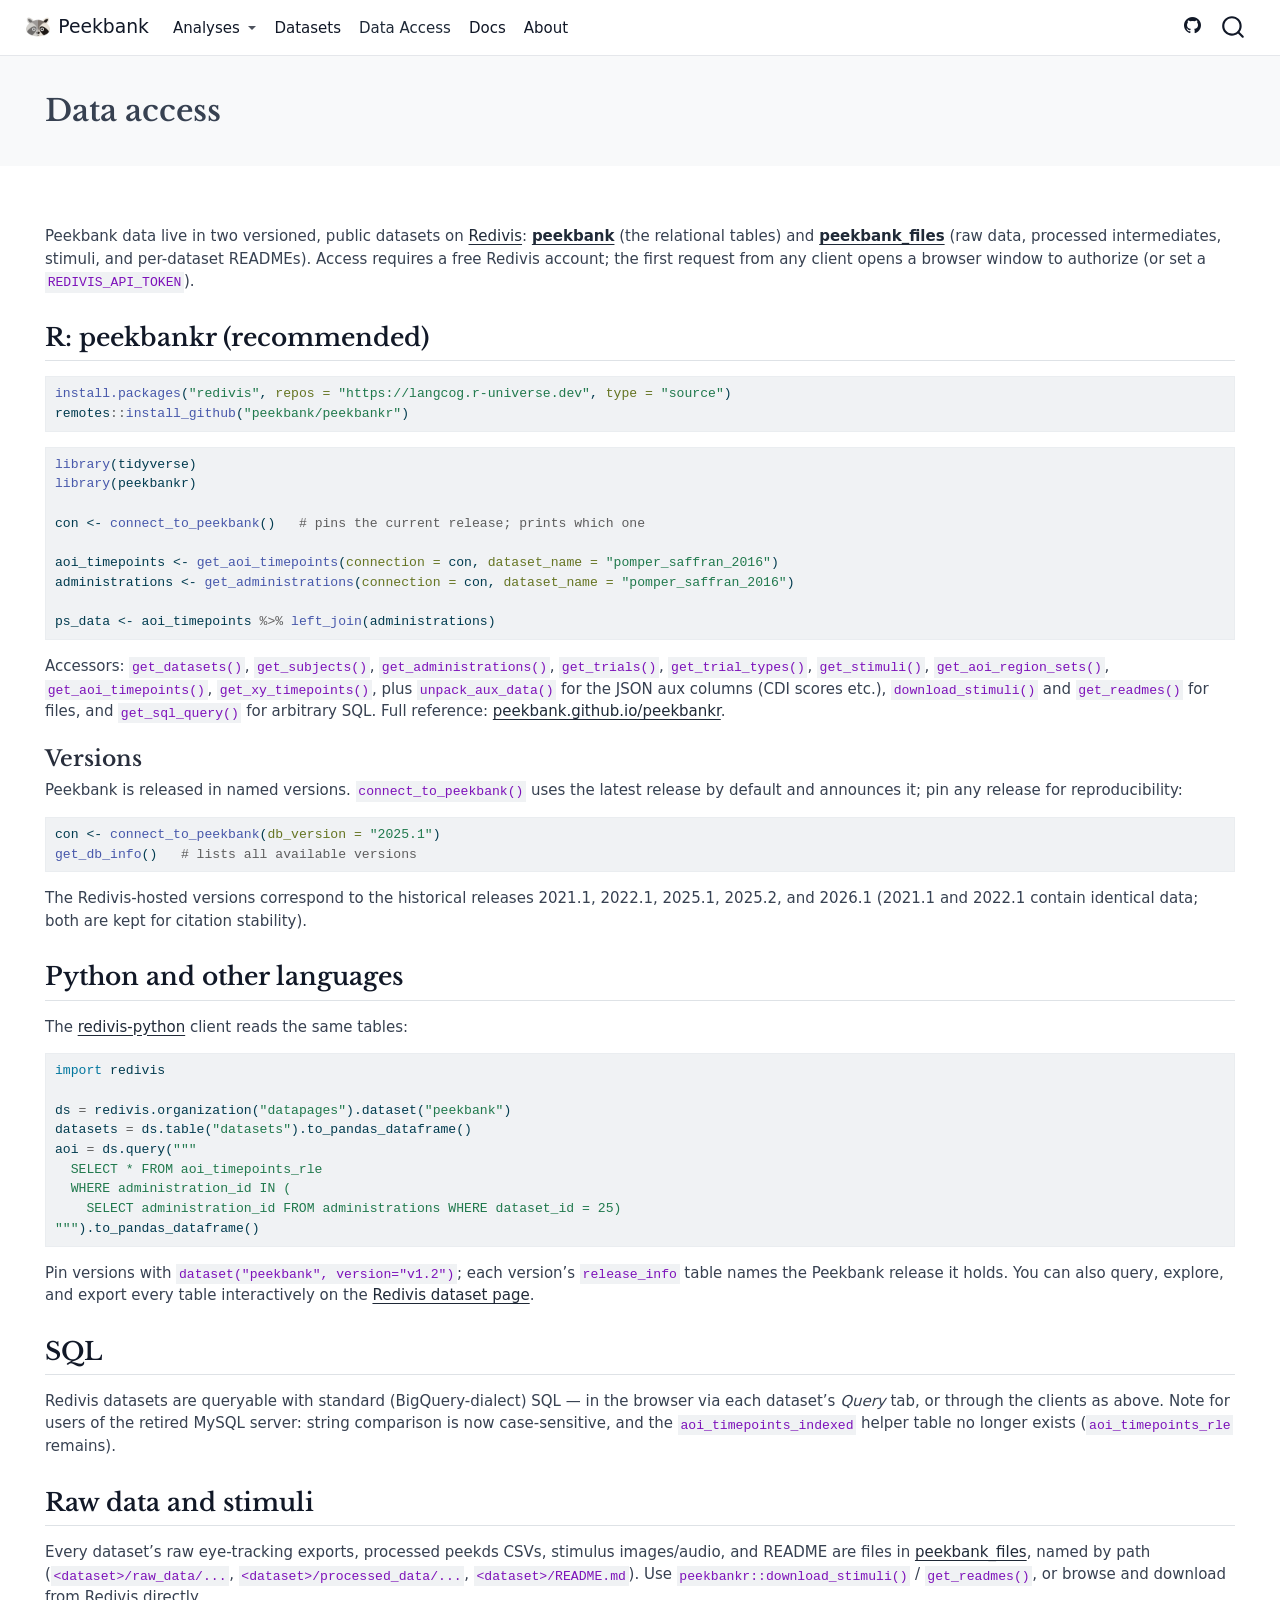
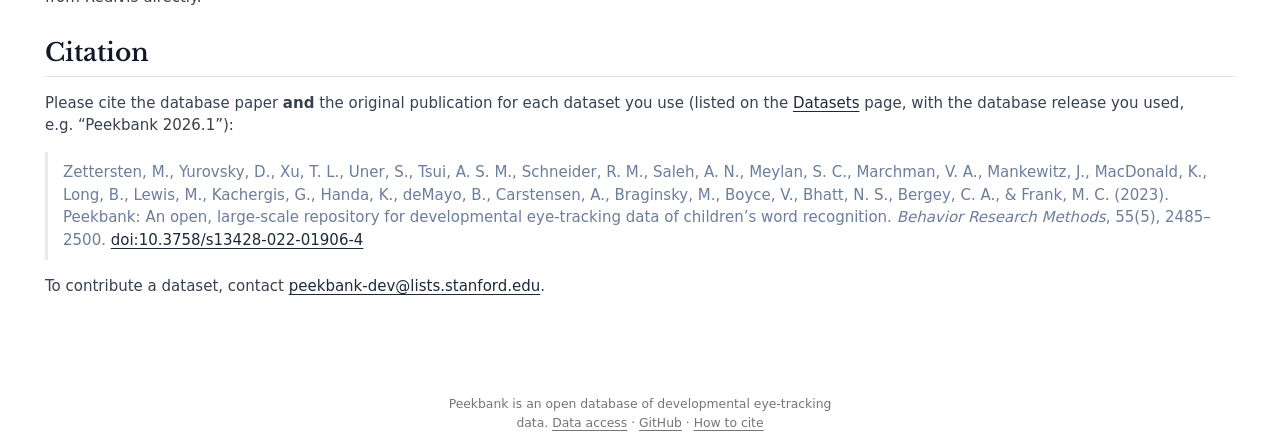
<file: dataaccess.html>
<!DOCTYPE html>
<html xmlns="http://www.w3.org/1999/xhtml" lang="en" xml:lang="en"><head>

<meta charset="utf-8">
<meta name="generator" content="quarto-1.10.18">

<meta name="viewport" content="width=device-width, initial-scale=1.0, user-scalable=yes">


<title>Peekbank | Data Access – Peekbank</title>
<style>
/* Default styles provided by pandoc.
** See https://pandoc.org/MANUAL.html#variables-for-html for config info.
*/
span.smallcaps{font-variant: small-caps;}
div.columns{display: flex; gap: 1.5em;}
div.column{flex: auto;}
@media screen {
div.columns{gap: min(4vw, 1.5em);}
div.column{overflow-x: auto;}
}
div.hanging-indent{margin-left: 1.5em; text-indent: -1.5em;}
ul.task-list{list-style: none;}
ul.task-list li input[type="checkbox"] {
  width: 0.8em;
  margin: 0 0.8em 0.2em -1em; /* quarto-specific, see https://github.com/quarto-dev/quarto-cli/issues/4556 */ 
  vertical-align: middle;
}
/* CSS for syntax highlighting */
html { -webkit-text-size-adjust: 100%; }
pre > code.sourceCode { white-space: pre; position: relative; }
pre > code.sourceCode > span { display: inline-block; line-height: 1.25; }
pre > code.sourceCode > span:empty { height: 1.2em; }
.sourceCode { overflow: visible; }
code.sourceCode > span { color: inherit; text-decoration: inherit; }
div.sourceCode { margin: 1em 0; }
pre.sourceCode { margin: 0; }
@media screen {
div.sourceCode { overflow: auto; }
}
@media print {
pre > code.sourceCode { white-space: pre-wrap; }
pre > code.sourceCode > span { text-indent: -5em; padding-left: 5em; }
}
pre.numberSource code
  { counter-reset: source-line 0; }
pre.numberSource code > span
  { position: relative; left: -4em; counter-increment: source-line; }
pre.numberSource code > span > a:first-child::before
  { content: counter(source-line);
    position: relative; left: -1em; text-align: right; vertical-align: baseline;
    border: none; display: inline-block;
    -webkit-touch-callout: none; -webkit-user-select: none;
    -khtml-user-select: none; -moz-user-select: none;
    -ms-user-select: none; user-select: none;
    padding: 0 4px; width: 4em;
  }
pre.numberSource { margin-left: 3em;  padding-left: 4px; }
div.sourceCode
  {   }
@media screen {
pre > code.sourceCode > span > a:first-child::before { text-decoration: underline; }
}
</style>


<script src="site_libs/quarto-nav/quarto-nav.js"></script>
<script src="site_libs/quarto-nav/headroom.min.js"></script>
<script src="site_libs/clipboard/clipboard.min.js"></script>
<script src="site_libs/quarto-search/autocomplete.umd.js"></script>
<script src="site_libs/quarto-search/fuse.min.js"></script>
<script src="site_libs/quarto-search/quarto-search.js"></script>
<meta name="quarto:offset" content="./">
<link href="./images/favicon-32x32.png" rel="icon" type="image/png">
<script src="site_libs/quarto-html/quarto.js" type="module"></script>
<script src="site_libs/quarto-html/tabsets/tabsets.js" type="module"></script>
<script src="site_libs/quarto-html/popper.min.js"></script>
<script src="site_libs/quarto-html/tippy.umd.min.js"></script>
<script src="site_libs/quarto-html/anchor.min.js"></script>
<link href="site_libs/quarto-html/tippy.css" rel="stylesheet">
<link href="site_libs/quarto-html/quarto-syntax-highlighting-64a204ab8560d761af7679ceaba22944.css" rel="stylesheet" id="quarto-text-highlighting-styles">
<script src="site_libs/bootstrap/bootstrap.min.js"></script>
<link href="site_libs/bootstrap/bootstrap-icons.css" rel="stylesheet">
<link href="site_libs/bootstrap/bootstrap-878aac1eeabd5fb71331b39493f69da1.min.css" rel="stylesheet" append-hash="true" id="quarto-bootstrap" data-mode="light">
<script id="quarto-search-options" type="application/json">{
  "location": "navbar",
  "copy-button": false,
  "collapse-after": 3,
  "panel-placement": "end",
  "type": "overlay",
  "limit": 50,
  "keyboard-shortcut": [
    "f",
    "/",
    "s"
  ],
  "show-item-context": false,
  "language": {
    "search-no-results-text": "No results",
    "search-matching-documents-text": "matching documents",
    "search-copy-link-title": "Copy link to search",
    "search-hide-matches-text": "Hide additional matches",
    "search-more-match-text": "more match in this document",
    "search-more-matches-text": "more matches in this document",
    "search-clear-button-title": "Clear",
    "search-text-placeholder": "",
    "search-detached-cancel-button-title": "Cancel",
    "search-submit-button-title": "Submit",
    "search-label": "Search"
  }
}</script>
<style>

      .quarto-title-block .quarto-title-banner h1,
      .quarto-title-block .quarto-title-banner h2,
      .quarto-title-block .quarto-title-banner h3,
      .quarto-title-block .quarto-title-banner h4,
      .quarto-title-block .quarto-title-banner h5,
      .quarto-title-block .quarto-title-banner h6
      {
        color: var(--bs-body-color);
      }

      .quarto-title-block .quarto-title-banner {
        color: var(--bs-body-color);
background: var(--bs-light);
      }
</style>
<script>
  // when framed (e.g. embedded in the Astro docs site), hide site chrome so
  // only the explorer shows; same-origin embedding is used by the
  // peekbank-website "Analyses" pages
  if (window.self !== window.top) {
    document.documentElement.classList.add("pb-embedded");
  }
</script>
<style>
  .pb-embedded .navbar,
  .pb-embedded .nav-footer,
  .pb-embedded #quarto-header { display: none !important; }
  .pb-embedded #quarto-content { padding-top: 0 !important; }
  .pb-embedded .quarto-title-block { margin-top: 0.5rem; }
</style>


</head>

<body class="nav-fixed fullcontent quarto-light">

<div id="quarto-search-results"></div>
  <header id="quarto-header" class="headroom fixed-top quarto-banner">
    <nav class="navbar navbar-expand-lg " data-bs-theme="dark">
      <div class="navbar-container container-fluid">
      <div class="navbar-brand-container mx-auto">
    <a href="./index.html" class="navbar-brand navbar-brand-logo">
    <img src="./images/raccoon.png" alt="Peekbank raccoon logo" class="navbar-logo light-content">
    <img src="./images/raccoon.png" alt="Peekbank raccoon logo" class="navbar-logo dark-content">
    </a>
    <a class="navbar-brand" href="./index.html">
    <span class="navbar-title">Peekbank</span>
    </a>
  </div>
            <div id="quarto-search" class="" title="Search"></div>
          <button class="navbar-toggler" type="button" data-bs-toggle="collapse" data-bs-target="#navbarCollapse" aria-controls="navbarCollapse" role="menu" aria-expanded="false" aria-label="Toggle navigation" onclick="if (window.quartoToggleHeadroom) { window.quartoToggleHeadroom(); }">
  <span class="navbar-toggler-icon"></span>
</button>
          <div class="collapse navbar-collapse" id="navbarCollapse">
            <ul class="navbar-nav navbar-nav-scroll me-auto">
  <li class="nav-item dropdown ">
    <a class="nav-link dropdown-toggle" href="#" id="nav-menu-analyses" role="link" data-bs-toggle="dropdown" aria-expanded="false">
 <span class="menu-text">Analyses</span>
    </a>
    <ul class="dropdown-menu" aria-labelledby="nav-menu-analyses">    
        <li>
    <a class="dropdown-item" href="./accuracy.html">
 <span class="dropdown-text">Accuracy Explorer</span></a>
  </li>  
        <li>
    <a class="dropdown-item" href="./rt.html">
 <span class="dropdown-text">Reaction Time Explorer</span></a>
  </li>  
        <li>
    <a class="dropdown-item" href="./longitudinal.html">
 <span class="dropdown-text">Longitudinal Explorer</span></a>
  </li>  
        <li>
    <a class="dropdown-item" href="./cdi.html">
 <span class="dropdown-text">CDI Relationships</span></a>
  </li>  
        <li>
    <a class="dropdown-item" href="./items.html">
 <span class="dropdown-text">Items Explorer</span></a>
  </li>  
        <li>
    <a class="dropdown-item" href="./reliability.html">
 <span class="dropdown-text">Reliability Explorer</span></a>
  </li>  
    </ul>
  </li>
  <li class="nav-item">
    <a class="nav-link" href="./datasets.html"> 
<span class="menu-text">Datasets</span></a>
  </li>  
  <li class="nav-item">
    <a class="nav-link active" href="./dataaccess.html" aria-current="page"> 
<span class="menu-text">Data Access</span></a>
  </li>  
  <li class="nav-item">
    <a class="nav-link" href="./docs.html"> 
<span class="menu-text">Docs</span></a>
  </li>  
  <li class="nav-item">
    <a class="nav-link" href="./about.html"> 
<span class="menu-text">About</span></a>
  </li>  
</ul>
            <ul class="navbar-nav navbar-nav-scroll ms-auto">
  <li class="nav-item compact">
    <a class="nav-link" href="https://github.com/peekbank"> <i class="bi bi-github" role="img" aria-label="GitHub">
</i> 
<span class="menu-text"></span></a>
  </li>  
</ul>
          </div> <!-- /navcollapse -->
            <div class="quarto-navbar-tools">
</div>
      </div> <!-- /container-fluid -->
    </nav>
</header>
<!-- content -->
<header id="title-block-header" class="quarto-title-block default page-columns page-full">
  <div class="quarto-title-banner page-columns page-full">
    <div class="quarto-title column-body">
      <h1 class="title">Data access</h1>
                      </div>
  </div>
    
  
  <div class="quarto-title-meta">

      
    
      
    </div>
    
  
  </header><div id="quarto-content" class="quarto-container page-columns page-rows-contents page-layout-article page-navbar">
<!-- sidebar -->
<!-- margin-sidebar -->
    
<!-- main -->
<main class="content quarto-banner-title-block" id="quarto-document-content">





<p>Peekbank data live in two versioned, public datasets on <a href="https://stanford.redivis.com/datasets/a3v0-3drqa89kg">Redivis</a>: <a href="https://stanford.redivis.com/datasets/a3v0-3drqa89kg"><strong>peekbank</strong></a> (the relational tables) and <a href="https://stanford.redivis.com/datasets/frvk-5c922jwkx"><strong>peekbank_files</strong></a> (raw data, processed intermediates, stimuli, and per-dataset READMEs). Access requires a free Redivis account; the first request from any client opens a browser window to authorize (or set a <code>REDIVIS_API_TOKEN</code>).</p>
<section id="r-peekbankr-recommended" class="level2">
<h2 class="anchored" data-anchor-id="r-peekbankr-recommended">R: peekbankr (recommended)</h2>
<div class="code-copy-outer-scaffold"><div class="sourceCode" id="cb1"><pre class="sourceCode r code-with-copy"><code class="sourceCode r"><span id="cb1-1"><a href="#cb1-1" aria-hidden="true" tabindex="-1"></a><span class="fu">install.packages</span>(<span class="st">"redivis"</span>, <span class="at">repos =</span> <span class="st">"https://langcog.r-universe.dev"</span>, <span class="at">type =</span> <span class="st">"source"</span>)</span>
<span id="cb1-2"><a href="#cb1-2" aria-hidden="true" tabindex="-1"></a>remotes<span class="sc">::</span><span class="fu">install_github</span>(<span class="st">"peekbank/peekbankr"</span>)</span></code></pre></div><button title="Copy to Clipboard" class="code-copy-button"><i class="bi"></i></button></div>
<div class="code-copy-outer-scaffold"><div class="sourceCode" id="cb2"><pre class="sourceCode r code-with-copy"><code class="sourceCode r"><span id="cb2-1"><a href="#cb2-1" aria-hidden="true" tabindex="-1"></a><span class="fu">library</span>(tidyverse)</span>
<span id="cb2-2"><a href="#cb2-2" aria-hidden="true" tabindex="-1"></a><span class="fu">library</span>(peekbankr)</span>
<span id="cb2-3"><a href="#cb2-3" aria-hidden="true" tabindex="-1"></a></span>
<span id="cb2-4"><a href="#cb2-4" aria-hidden="true" tabindex="-1"></a>con <span class="ot">&lt;-</span> <span class="fu">connect_to_peekbank</span>()   <span class="co"># pins the current release; prints which one</span></span>
<span id="cb2-5"><a href="#cb2-5" aria-hidden="true" tabindex="-1"></a></span>
<span id="cb2-6"><a href="#cb2-6" aria-hidden="true" tabindex="-1"></a>aoi_timepoints <span class="ot">&lt;-</span> <span class="fu">get_aoi_timepoints</span>(<span class="at">connection =</span> con, <span class="at">dataset_name =</span> <span class="st">"pomper_saffran_2016"</span>)</span>
<span id="cb2-7"><a href="#cb2-7" aria-hidden="true" tabindex="-1"></a>administrations <span class="ot">&lt;-</span> <span class="fu">get_administrations</span>(<span class="at">connection =</span> con, <span class="at">dataset_name =</span> <span class="st">"pomper_saffran_2016"</span>)</span>
<span id="cb2-8"><a href="#cb2-8" aria-hidden="true" tabindex="-1"></a></span>
<span id="cb2-9"><a href="#cb2-9" aria-hidden="true" tabindex="-1"></a>ps_data <span class="ot">&lt;-</span> aoi_timepoints <span class="sc">%&gt;%</span> <span class="fu">left_join</span>(administrations)</span></code></pre></div><button title="Copy to Clipboard" class="code-copy-button"><i class="bi"></i></button></div>
<p>Accessors: <code>get_datasets()</code>, <code>get_subjects()</code>, <code>get_administrations()</code>, <code>get_trials()</code>, <code>get_trial_types()</code>, <code>get_stimuli()</code>, <code>get_aoi_region_sets()</code>, <code>get_aoi_timepoints()</code>, <code>get_xy_timepoints()</code>, plus <code>unpack_aux_data()</code> for the JSON aux columns (CDI scores etc.), <code>download_stimuli()</code> and <code>get_readmes()</code> for files, and <code>get_sql_query()</code> for arbitrary SQL. Full reference: <a href="https://peekbank.github.io/peekbankr/">peekbank.github.io/peekbankr</a>.</p>
<section id="versions" class="level3">
<h3 class="anchored" data-anchor-id="versions">Versions</h3>
<p>Peekbank is released in named versions. <code>connect_to_peekbank()</code> uses the latest release by default and announces it; pin any release for reproducibility:</p>
<div class="code-copy-outer-scaffold"><div class="sourceCode" id="cb3"><pre class="sourceCode r code-with-copy"><code class="sourceCode r"><span id="cb3-1"><a href="#cb3-1" aria-hidden="true" tabindex="-1"></a>con <span class="ot">&lt;-</span> <span class="fu">connect_to_peekbank</span>(<span class="at">db_version =</span> <span class="st">"2025.1"</span>)</span>
<span id="cb3-2"><a href="#cb3-2" aria-hidden="true" tabindex="-1"></a><span class="fu">get_db_info</span>()   <span class="co"># lists all available versions</span></span></code></pre></div><button title="Copy to Clipboard" class="code-copy-button"><i class="bi"></i></button></div>
<p>The Redivis-hosted versions correspond to the historical releases 2021.1, 2022.1, 2025.1, 2025.2, and 2026.1 (2021.1 and 2022.1 contain identical data; both are kept for citation stability).</p>
</section>
</section>
<section id="python-and-other-languages" class="level2">
<h2 class="anchored" data-anchor-id="python-and-other-languages">Python and other languages</h2>
<p>The <a href="https://apidocs.redivis.com/client-libraries/redivis-python">redivis-python</a> client reads the same tables:</p>
<div class="code-copy-outer-scaffold"><div class="sourceCode" id="cb4"><pre class="sourceCode python code-with-copy"><code class="sourceCode python"><span id="cb4-1"><a href="#cb4-1" aria-hidden="true" tabindex="-1"></a><span class="im">import</span> redivis</span>
<span id="cb4-2"><a href="#cb4-2" aria-hidden="true" tabindex="-1"></a></span>
<span id="cb4-3"><a href="#cb4-3" aria-hidden="true" tabindex="-1"></a>ds <span class="op">=</span> redivis.organization(<span class="st">"datapages"</span>).dataset(<span class="st">"peekbank"</span>)</span>
<span id="cb4-4"><a href="#cb4-4" aria-hidden="true" tabindex="-1"></a>datasets <span class="op">=</span> ds.table(<span class="st">"datasets"</span>).to_pandas_dataframe()</span>
<span id="cb4-5"><a href="#cb4-5" aria-hidden="true" tabindex="-1"></a>aoi <span class="op">=</span> ds.query(<span class="st">"""</span></span>
<span id="cb4-6"><a href="#cb4-6" aria-hidden="true" tabindex="-1"></a><span class="st">  SELECT * FROM aoi_timepoints_rle</span></span>
<span id="cb4-7"><a href="#cb4-7" aria-hidden="true" tabindex="-1"></a><span class="st">  WHERE administration_id IN (</span></span>
<span id="cb4-8"><a href="#cb4-8" aria-hidden="true" tabindex="-1"></a><span class="st">    SELECT administration_id FROM administrations WHERE dataset_id = 25)</span></span>
<span id="cb4-9"><a href="#cb4-9" aria-hidden="true" tabindex="-1"></a><span class="st">"""</span>).to_pandas_dataframe()</span></code></pre></div><button title="Copy to Clipboard" class="code-copy-button"><i class="bi"></i></button></div>
<p>Pin versions with <code>dataset("peekbank", version="v1.2")</code>; each version’s <code>release_info</code> table names the Peekbank release it holds. You can also query, explore, and export every table interactively on the <a href="https://stanford.redivis.com/datasets/a3v0-3drqa89kg">Redivis dataset page</a>.</p>
</section>
<section id="sql" class="level2">
<h2 class="anchored" data-anchor-id="sql">SQL</h2>
<p>Redivis datasets are queryable with standard (BigQuery-dialect) SQL — in the browser via each dataset’s <em>Query</em> tab, or through the clients as above. Note for users of the retired MySQL server: string comparison is now case-sensitive, and the <code>aoi_timepoints_indexed</code> helper table no longer exists (<code>aoi_timepoints_rle</code> remains).</p>
</section>
<section id="raw-data-and-stimuli" class="level2">
<h2 class="anchored" data-anchor-id="raw-data-and-stimuli">Raw data and stimuli</h2>
<p>Every dataset’s raw eye-tracking exports, processed peekds CSVs, stimulus images/audio, and README are files in <a href="https://stanford.redivis.com/datasets/frvk-5c922jwkx">peekbank_files</a>, named by path (<code>&lt;dataset&gt;/raw_data/...</code>, <code>&lt;dataset&gt;/processed_data/...</code>, <code>&lt;dataset&gt;/README.md</code>). Use <code>peekbankr::download_stimuli()</code> / <code>get_readmes()</code>, or browse and download from Redivis directly.</p>
</section>
<section id="citation" class="level2">
<h2 class="anchored" data-anchor-id="citation">Citation</h2>
<p>Please cite the database paper <strong>and</strong> the original publication for each dataset you use (listed on the <a href="datasets.html">Datasets</a> page, with the database release you used, e.g.&nbsp;“Peekbank 2026.1”):</p>
<blockquote class="blockquote">
<p>Zettersten, M., Yurovsky, D., Xu, T. L., Uner, S., Tsui, A. S. M., Schneider, R. M., Saleh, A. N., Meylan, S. C., Marchman, V. A., Mankewitz, J., MacDonald, K., Long, B., Lewis, M., Kachergis, G., Handa, K., deMayo, B., Carstensen, A., Braginsky, M., Boyce, V., Bhatt, N. S., Bergey, C. A., &amp; Frank, M. C. (2023). Peekbank: An open, large-scale repository for developmental eye-tracking data of children’s word recognition. <em>Behavior Research Methods</em>, 55(5), 2485–2500. <a href="https://doi.org/10.3758/s13428-022-01906-4">doi:10.3758/s13428-022-01906-4</a></p>
</blockquote>
<p>To contribute a dataset, contact <a href="mailto:peekbank-dev@lists.stanford.edu">peekbank-dev@lists.stanford.edu</a>.</p>


</section>

</main> <!-- /main -->
<script id="quarto-html-after-body" type="application/javascript">
  window.document.addEventListener("DOMContentLoaded", function (event) {
    const icon = "";
    const anchorJS = new window.AnchorJS();
    anchorJS.options = {
      placement: 'right',
      icon: icon
    };
    anchorJS.add('.anchored');
    const isCodeAnnotation = (el) => {
      for (const clz of el.classList) {
        if (clz.startsWith('code-annotation-')) {                     
          return true;
        }
      }
      return false;
    }
    const onCopySuccess = function(e) {
      // button target
      const button = e.trigger;
      // don't keep focus
      button.blur();
      // flash "checked"
      button.classList.add('code-copy-button-checked');
      var currentTitle = button.getAttribute("title");
      button.setAttribute("title", "Copied!");
      let tooltip;
      if (window.bootstrap) {
        button.setAttribute("data-bs-toggle", "tooltip");
        button.setAttribute("data-bs-placement", "left");
        button.setAttribute("data-bs-title", "Copied!");
        tooltip = new bootstrap.Tooltip(button, 
          { trigger: "manual", 
            customClass: "code-copy-button-tooltip",
            offset: [0, -8]});
        tooltip.show();    
      }
      setTimeout(function() {
        if (tooltip) {
          tooltip.hide();
          button.removeAttribute("data-bs-title");
          button.removeAttribute("data-bs-toggle");
          button.removeAttribute("data-bs-placement");
        }
        button.setAttribute("title", currentTitle);
        button.classList.remove('code-copy-button-checked');
      }, 1000);
      // clear code selection
      e.clearSelection();
    }
    const getTextToCopy = function(trigger) {
      const outerScaffold = trigger.parentElement.cloneNode(true);
      const codeEl = outerScaffold.querySelector('code');
      for (const childEl of codeEl.children) {
        if (isCodeAnnotation(childEl)) {
          childEl.remove();
        }
      }
      return codeEl.innerText;
    }
    const clipboard = new window.ClipboardJS('.code-copy-button:not([data-in-quarto-modal])', {
      text: getTextToCopy
    });
    clipboard.on('success', onCopySuccess);
    if (window.document.getElementById('quarto-embedded-source-code-modal')) {
      const clipboardModal = new window.ClipboardJS('.code-copy-button[data-in-quarto-modal]', {
        text: getTextToCopy,
        container: window.document.getElementById('quarto-embedded-source-code-modal')
      });
      clipboardModal.on('success', onCopySuccess);
    }
      var localhostRegex = new RegExp(/^(?:http|https):\/\/localhost\:?[0-9]*\//);
      var mailtoRegex = new RegExp(/^mailto:/);
        var filterRegex = new RegExp("https:\/\/peekbank\.github\.io\/peekbank-datapage\/");
      var isInternal = (href) => {
          return filterRegex.test(href) || localhostRegex.test(href) || mailtoRegex.test(href);
      }
      // Inspect non-navigation links and adorn them if external
     var links = window.document.querySelectorAll('a[href]:not(.nav-link):not(.navbar-brand):not(.toc-action):not(.sidebar-link):not(.sidebar-item-toggle):not(.pagination-link):not(.no-external):not([aria-hidden]):not(.dropdown-item):not(.quarto-navigation-tool):not(.about-link)');
      for (var i=0; i<links.length; i++) {
        const link = links[i];
        if (!isInternal(link.href)) {
          // undo the damage that might have been done by quarto-nav.js in the case of
          // links that we want to consider external
          if (link.dataset.originalHref !== undefined) {
            link.href = link.dataset.originalHref;
          }
        }
      }
    function tippyHover(el, contentFn, onTriggerFn, onUntriggerFn) {
      const config = {
        allowHTML: true,
        maxWidth: 500,
        delay: 100,
        arrow: false,
        appendTo: function(el) {
            return el.parentElement;
        },
        interactive: true,
        interactiveBorder: 10,
        theme: 'quarto',
        placement: 'bottom-start',
      };
      if (contentFn) {
        config.content = contentFn;
      }
      if (onTriggerFn) {
        config.onTrigger = onTriggerFn;
      }
      if (onUntriggerFn) {
        config.onUntrigger = onUntriggerFn;
      }
      window.tippy(el, config); 
    }
    const noterefs = window.document.querySelectorAll('a[role="doc-noteref"]');
    for (var i=0; i<noterefs.length; i++) {
      const ref = noterefs[i];
      tippyHover(ref, function() {
        // use id or data attribute instead here
        let href = ref.getAttribute('data-footnote-href') || ref.getAttribute('href');
        try { href = new URL(href).hash; } catch {}
        const id = href.replace(/^#\/?/, "");
        const note = window.document.getElementById(id);
        if (note) {
          return note.innerHTML;
        } else {
          return "";
        }
      });
    }
    const xrefs = window.document.querySelectorAll('a.quarto-xref');
    const processXRef = (id, note) => {
      // Strip column container classes
      const stripColumnClz = (el) => {
        el.classList.remove("page-full", "page-columns");
        if (el.children) {
          for (const child of el.children) {
            stripColumnClz(child);
          }
        }
      }
      stripColumnClz(note)
      if (id === null || id.startsWith('sec-')) {
        // Special case sections, only their first couple elements
        const container = document.createElement("div");
        if (note.children && note.children.length > 2) {
          container.appendChild(note.children[0].cloneNode(true));
          for (let i = 1; i < note.children.length; i++) {
            const child = note.children[i];
            if (child.tagName === "P" && child.innerText === "") {
              continue;
            } else {
              container.appendChild(child.cloneNode(true));
              break;
            }
          }
          if (window.Quarto?.typesetMath) {
            window.Quarto.typesetMath(container);
          }
          return container.innerHTML
        } else {
          if (window.Quarto?.typesetMath) {
            window.Quarto.typesetMath(note);
          }
          return note.innerHTML;
        }
      } else {
        // Remove any anchor links if they are present
        const anchorLink = note.querySelector('a.anchorjs-link');
        if (anchorLink) {
          anchorLink.remove();
        }
        if (window.Quarto?.typesetMath) {
          window.Quarto.typesetMath(note);
        }
        if (note.classList.contains("callout")) {
          return note.outerHTML;
        } else {
          return note.innerHTML;
        }
      }
    }
    for (var i=0; i<xrefs.length; i++) {
      const xref = xrefs[i];
      tippyHover(xref, undefined, function(instance) {
        instance.disable();
        let url = xref.getAttribute('href');
        let hash = undefined; 
        if (url.startsWith('#')) {
          hash = url;
        } else {
          try { hash = new URL(url).hash; } catch {}
        }
        if (hash) {
          const id = hash.replace(/^#\/?/, "");
          const note = window.document.getElementById(id);
          if (note !== null) {
            try {
              const html = processXRef(id, note.cloneNode(true));
              instance.setContent(html);
            } finally {
              instance.enable();
              instance.show();
            }
          } else {
            // See if we can fetch this
            fetch(url.split('#')[0])
            .then(res => res.text())
            .then(html => {
              const parser = new DOMParser();
              const htmlDoc = parser.parseFromString(html, "text/html");
              const note = htmlDoc.getElementById(id);
              if (note !== null) {
                const html = processXRef(id, note);
                instance.setContent(html);
              } 
            }).finally(() => {
              instance.enable();
              instance.show();
            });
          }
        } else {
          // See if we can fetch a full url (with no hash to target)
          // This is a special case and we should probably do some content thinning / targeting
          fetch(url)
          .then(res => res.text())
          .then(html => {
            const parser = new DOMParser();
            const htmlDoc = parser.parseFromString(html, "text/html");
            const note = htmlDoc.querySelector('main.content');
            if (note !== null) {
              // This should only happen for chapter cross references
              // (since there is no id in the URL)
              // remove the first header
              if (note.children.length > 0 && note.children[0].tagName === "HEADER") {
                note.children[0].remove();
              }
              const html = processXRef(null, note);
              instance.setContent(html);
            } 
          }).finally(() => {
            instance.enable();
            instance.show();
          });
        }
      }, function(instance) {
      });
    }
        let selectedAnnoteEl;
        const selectorForAnnotation = ( cell, annotation) => {
          let cellAttr = 'data-code-cell="' + cell + '"';
          let lineAttr = 'data-code-annotation="' +  annotation + '"';
          const selector = 'span[' + cellAttr + '][' + lineAttr + ']';
          return selector;
        }
        const selectCodeLines = (annoteEl) => {
          const doc = window.document;
          const targetCell = annoteEl.getAttribute("data-target-cell");
          const targetAnnotation = annoteEl.getAttribute("data-target-annotation");
          const annoteSpan = window.document.querySelector(selectorForAnnotation(targetCell, targetAnnotation));
          const lines = annoteSpan.getAttribute("data-code-lines").split(",");
          const lineIds = lines.map((line) => {
            return targetCell + "-" + line;
          })
          let top = null;
          let height = null;
          let parent = null;
          if (lineIds.length > 0) {
              //compute the position of the single el (top and bottom and make a div)
              const el = window.document.getElementById(lineIds[0]);
              top = el.offsetTop;
              height = el.offsetHeight;
              parent = el.parentElement.parentElement;
            if (lineIds.length > 1) {
              const lastEl = window.document.getElementById(lineIds[lineIds.length - 1]);
              const bottom = lastEl.offsetTop + lastEl.offsetHeight;
              height = bottom - top;
            }
            if (top !== null && height !== null && parent !== null) {
              // cook up a div (if necessary) and position it 
              let div = window.document.getElementById("code-annotation-line-highlight");
              if (div === null) {
                div = window.document.createElement("div");
                div.setAttribute("id", "code-annotation-line-highlight");
                div.style.position = 'absolute';
                parent.appendChild(div);
              }
              div.style.top = top - 2 + "px";
              div.style.height = height + 4 + "px";
              div.style.left = 0;
              let gutterDiv = window.document.getElementById("code-annotation-line-highlight-gutter");
              if (gutterDiv === null) {
                gutterDiv = window.document.createElement("div");
                gutterDiv.setAttribute("id", "code-annotation-line-highlight-gutter");
                gutterDiv.style.position = 'absolute';
                const codeCell = window.document.getElementById(targetCell);
                const gutter = codeCell.querySelector('.code-annotation-gutter');
                gutter.appendChild(gutterDiv);
              }
              gutterDiv.style.top = top - 2 + "px";
              gutterDiv.style.height = height + 4 + "px";
            }
            selectedAnnoteEl = annoteEl;
          }
        };
        const unselectCodeLines = () => {
          const elementsIds = ["code-annotation-line-highlight", "code-annotation-line-highlight-gutter"];
          elementsIds.forEach((elId) => {
            const div = window.document.getElementById(elId);
            if (div) {
              div.remove();
            }
          });
          selectedAnnoteEl = undefined;
        };
          // Handle positioning of the toggle
      window.addEventListener(
        "resize",
        throttle(() => {
          elRect = undefined;
          if (selectedAnnoteEl) {
            selectCodeLines(selectedAnnoteEl);
          }
        }, 10)
      );
      function throttle(fn, ms) {
      let throttle = false;
      let timer;
        return (...args) => {
          if(!throttle) { // first call gets through
              fn.apply(this, args);
              throttle = true;
          } else { // all the others get throttled
              if(timer) clearTimeout(timer); // cancel #2
              timer = setTimeout(() => {
                fn.apply(this, args);
                timer = throttle = false;
              }, ms);
          }
        };
      }
        // Attach click handler to the DT
        const annoteDls = window.document.querySelectorAll('dt[data-target-cell]');
        for (const annoteDlNode of annoteDls) {
          annoteDlNode.addEventListener('click', (event) => {
            const clickedEl = event.target;
            if (clickedEl !== selectedAnnoteEl) {
              unselectCodeLines();
              const activeEl = window.document.querySelector('dt[data-target-cell].code-annotation-active');
              if (activeEl) {
                activeEl.classList.remove('code-annotation-active');
              }
              selectCodeLines(clickedEl);
              clickedEl.classList.add('code-annotation-active');
            } else {
              // Unselect the line
              unselectCodeLines();
              clickedEl.classList.remove('code-annotation-active');
            }
          });
        }
    const findCites = (el) => {
      const parentEl = el.parentElement;
      if (parentEl) {
        const cites = parentEl.dataset.cites;
        if (cites) {
          return {
            el,
            cites: cites.split(' ')
          };
        } else {
          return findCites(el.parentElement)
        }
      } else {
        return undefined;
      }
    };
    var bibliorefs = window.document.querySelectorAll('a[role="doc-biblioref"]');
    for (var i=0; i<bibliorefs.length; i++) {
      const ref = bibliorefs[i];
      const citeInfo = findCites(ref);
      if (citeInfo) {
        tippyHover(citeInfo.el, function() {
          var popup = window.document.createElement('div');
          citeInfo.cites.forEach(function(cite) {
            var citeDiv = window.document.createElement('div');
            citeDiv.classList.add('hanging-indent');
            citeDiv.classList.add('csl-entry');
            var biblioDiv = window.document.getElementById('ref-' + cite);
            if (biblioDiv) {
              citeDiv.innerHTML = biblioDiv.innerHTML;
            }
            popup.appendChild(citeDiv);
          });
          return popup.innerHTML;
        });
      }
    }
  });
  </script>
</div> <!-- /content -->
<footer class="footer">
  <div class="nav-footer">
    <div class="nav-footer-left">
      &nbsp;
    </div>   
    <div class="nav-footer-center">
<p>Peekbank is an open database of developmental eye-tracking data. <a href="dataaccess.html">Data access</a> · <a href="https://github.com/peekbank">GitHub</a> · <a href="dataaccess.html#citation">How to cite</a></p>
</div>
    <div class="nav-footer-right">
      &nbsp;
    </div>
  </div>
</footer>




</body></html>
</file>
<file: site_libs/quarto-html/tippy.css>
.tippy-box[data-animation=fade][data-state=hidden]{opacity:0}[data-tippy-root]{max-width:calc(100vw - 10px)}.tippy-box{position:relative;background-color:#333;color:#fff;border-radius:4px;font-size:14px;line-height:1.4;white-space:normal;outline:0;transition-property:transform,visibility,opacity}.tippy-box[data-placement^=top]>.tippy-arrow{bottom:0}.tippy-box[data-placement^=top]>.tippy-arrow:before{bottom:-7px;left:0;border-width:8px 8px 0;border-top-color:initial;transform-origin:center top}.tippy-box[data-placement^=bottom]>.tippy-arrow{top:0}.tippy-box[data-placement^=bottom]>.tippy-arrow:before{top:-7px;left:0;border-width:0 8px 8px;border-bottom-color:initial;transform-origin:center bottom}.tippy-box[data-placement^=left]>.tippy-arrow{right:0}.tippy-box[data-placement^=left]>.tippy-arrow:before{border-width:8px 0 8px 8px;border-left-color:initial;right:-7px;transform-origin:center left}.tippy-box[data-placement^=right]>.tippy-arrow{left:0}.tippy-box[data-placement^=right]>.tippy-arrow:before{left:-7px;border-width:8px 8px 8px 0;border-right-color:initial;transform-origin:center right}.tippy-box[data-inertia][data-state=visible]{transition-timing-function:cubic-bezier(.54,1.5,.38,1.11)}.tippy-arrow{width:16px;height:16px;color:#333}.tippy-arrow:before{content:"";position:absolute;border-color:transparent;border-style:solid}.tippy-content{position:relative;padding:5px 9px;z-index:1}
</file>
<file: site_libs/quarto-html/quarto-syntax-highlighting-64a204ab8560d761af7679ceaba22944.css>
/* quarto syntax highlight colors */
:root {
  --quarto-hl-ot-color: #003B4F;
  --quarto-hl-at-color: #657422;
  --quarto-hl-ss-color: #20794D;
  --quarto-hl-an-color: #5E5E5E;
  --quarto-hl-fu-color: #4758AB;
  --quarto-hl-st-color: #20794D;
  --quarto-hl-cf-color: #003B4F;
  --quarto-hl-op-color: #5E5E5E;
  --quarto-hl-er-color: #AD0000;
  --quarto-hl-bn-color: #AD0000;
  --quarto-hl-al-color: #AD0000;
  --quarto-hl-va-color: #111111;
  --quarto-hl-bu-color: inherit;
  --quarto-hl-ex-color: inherit;
  --quarto-hl-pp-color: #AD0000;
  --quarto-hl-in-color: #5E5E5E;
  --quarto-hl-vs-color: #20794D;
  --quarto-hl-wa-color: #5E5E5E;
  --quarto-hl-do-color: #5E5E5E;
  --quarto-hl-im-color: #00769E;
  --quarto-hl-ch-color: #20794D;
  --quarto-hl-dt-color: #AD0000;
  --quarto-hl-fl-color: #AD0000;
  --quarto-hl-co-color: #5E5E5E;
  --quarto-hl-cv-color: #5E5E5E;
  --quarto-hl-cn-color: #8f5902;
  --quarto-hl-sc-color: #5E5E5E;
  --quarto-hl-dv-color: #AD0000;
  --quarto-hl-kw-color: #003B4F;
}

/* other quarto variables */
:root {
  --quarto-font-monospace: SFMono-Regular, Menlo, Monaco, Consolas, "Liberation Mono", "Courier New", monospace;
}

/* syntax highlight based on Pandoc's rules */
pre > code.sourceCode > span {
  color: #003B4F;
}

code.sourceCode > span {
  color: #003B4F;
}

div.sourceCode,
div.sourceCode pre.sourceCode {
  color: #003B4F;
}

/* Normal */
code span {
  color: #003B4F;
}

/* Alert */
code span.al {
  color: #AD0000;
  font-style: inherit;
}

/* Annotation */
code span.an {
  color: #5E5E5E;
  font-style: inherit;
}

/* Attribute */
code span.at {
  color: #657422;
  font-style: inherit;
}

/* BaseN */
code span.bn {
  color: #AD0000;
  font-style: inherit;
}

/* BuiltIn */
code span.bu {
  font-style: inherit;
}

/* ControlFlow */
code span.cf {
  color: #003B4F;
  font-weight: bold;
  font-style: inherit;
}

/* Char */
code span.ch {
  color: #20794D;
  font-style: inherit;
}

/* Constant */
code span.cn {
  color: #8f5902;
  font-style: inherit;
}

/* Comment */
code span.co {
  color: #5E5E5E;
  font-style: inherit;
}

/* CommentVar */
code span.cv {
  color: #5E5E5E;
  font-style: italic;
}

/* Documentation */
code span.do {
  color: #5E5E5E;
  font-style: italic;
}

/* DataType */
code span.dt {
  color: #AD0000;
  font-style: inherit;
}

/* DecVal */
code span.dv {
  color: #AD0000;
  font-style: inherit;
}

/* Error */
code span.er {
  color: #AD0000;
  font-style: inherit;
}

/* Extension */
code span.ex {
  font-style: inherit;
}

/* Float */
code span.fl {
  color: #AD0000;
  font-style: inherit;
}

/* Function */
code span.fu {
  color: #4758AB;
  font-style: inherit;
}

/* Import */
code span.im {
  color: #00769E;
  font-style: inherit;
}

/* Information */
code span.in {
  color: #5E5E5E;
  font-style: inherit;
}

/* Keyword */
code span.kw {
  color: #003B4F;
  font-weight: bold;
  font-style: inherit;
}

/* Operator */
code span.op {
  color: #5E5E5E;
  font-style: inherit;
}

/* Other */
code span.ot {
  color: #003B4F;
  font-style: inherit;
}

/* Preprocessor */
code span.pp {
  color: #AD0000;
  font-style: inherit;
}

/* SpecialChar */
code span.sc {
  color: #5E5E5E;
  font-style: inherit;
}

/* SpecialString */
code span.ss {
  color: #20794D;
  font-style: inherit;
}

/* String */
code span.st {
  color: #20794D;
  font-style: inherit;
}

/* Variable */
code span.va {
  color: #111111;
  font-style: inherit;
}

/* VerbatimString */
code span.vs {
  color: #20794D;
  font-style: inherit;
}

/* Warning */
code span.wa {
  color: #5E5E5E;
  font-style: italic;
}

.prevent-inlining {
  content: "</";
}

/*# sourceMappingURL=9d8d5bb603a83b8298b89080a598c93b.css.map */
</file>
<file: site_libs/quarto-ojs/quarto-ojs.css>
span.ojs-inline span div {
  display: inline-block;
}

/* add some breathing room between display outputs and text especially */
div.cell + section,
div.cell + h1,
div.cell + h2,
div.cell + h3,
div.cell + h4,
div.cell + h5,
div.cell + h6,
div.cell + p {
  margin-top: 1rem;
}

div[nodetype="declaration"]:not([data-output="all"])
  div.observablehq:not(observablehq--error) {
  display: none;
}

/* mimic bootstrap behavior which is always correct in observablehq outputs */
.observablehq a:not([href]):not([class]),
.observablehq a:not([href]):not([class]):hover {
  color: inherit;
  text-decoration: none;
}

.observablehq .observablehq--inspect {
  --code-fallback: Consolas, monaco, monospace;
  font-family: var(--bs-font-monospace, var(--code-fallback));
  font-size: 0.8em;
}

.observablehq--field {
  margin-left: 1rem;
}

.observablehq--caret {
  margin-right: 2px;
  vertical-align: baseline;
}

.observablehq--collapsed,
.observablehq--expanded.observablehq--inspect a {
  cursor: pointer;
}

/* classes directly from observable's runtime */
.observablehq--key,
.observablehq--index {
  color: var(--quarto-hl-dt-color);
}

.observablehq--string {
  color: var(--quarto-hl-st-color);
}

.observablehq--bigint,
.observablehq--date,
.observablehq--number,
.observablehq--regexp,
.observablehq--symbol {
  color: var(--quarto-hl-dv-color);
}

.observablehq--null,
.observablehq--boolean,
.observablehq--undefined,
.observablehq--keyword {
  color: var(--quarto-hl-kw-color);
}

/* In addition, their import statements specifically come highlighted by hljs.
   (probably some legacy feature of theirs?) We handle those here as well. 

   Just to be on the safe side, we select on observable's 'md-pre'
   class as well, in case someone else uses hljs and wishes to put
   their own highlighting.

   TODO Note that to make our highlighting consistent, we're
   overriding the "im" class to present like a keyword. I should make
   sure this looks right everywhere, but I don't know how to test it
   comprehensively.
*/

code.javascript span.im {
  color: var(--quarto-hl-kw-color);
}

pre.observablehq--md-pre span.hljs-keyword {
  color: var(--quarto-hl-kw-color);
}

pre.observablehq--md-pre span.hljs-string {
  color: var(--quarto-hl-st-color);
}

pre.observablehq--md-pre .span.hljs-date,
pre.observablehq--md-pre .span.hljs-number,
pre.observablehq--md-pre .span.hljs-regexp,
pre.observablehq--md-pre .span.hljs-symbol {
  color: var(--quarto-hl-dv-color);
}

/* Other general niceties, but it's possible that we should do this on a page-by-page basis */

input {
  vertical-align: middle;
}

input[type="radio"],
input[type="checkbox"] {
  margin: 0px 0px 3px 0px;
}

.observable-in-a-box-waiting-for-module-import {
  visibility: hidden;
}

/* play nicely w/ sidebar layout */
.panel-sidebar .observablehq > form[class^="oi-"] {
  flex-wrap: wrap !important;
}

/* likely that this only makes sense with bootstrap. TODO check with charles */
.observablehq table {
  font-size: 0.9em !important;
}

.quarto-ojs-hide {
  display: none;
}

.quarto-ojs-error-pinpoint {
  border-bottom: 2px dotted #e51400;
  font-weight: 700;
  cursor: pointer;
}

code span.quarto-ojs-error-pinpoint {
  color: inherit;
}

.observablehq--error .observablehq--inspect {
  font-size: 0.875em !important;
}

.observablehq--error .callout {
  margin-bottom: 0;
  margin-top: 0;
}

/* this counteracts the negative margin which observablehq uses in their tables at runtime */
.quarto-ojs-table-fixup {
  padding-left: 14px;
}

div.observablehq input[type="date"] {
  border-style: solid;
  padding: 0.8em 0.5em 0.8em 0.5em;
  border-color: rgba(220, 220, 220, 0.3);
}
</file>
